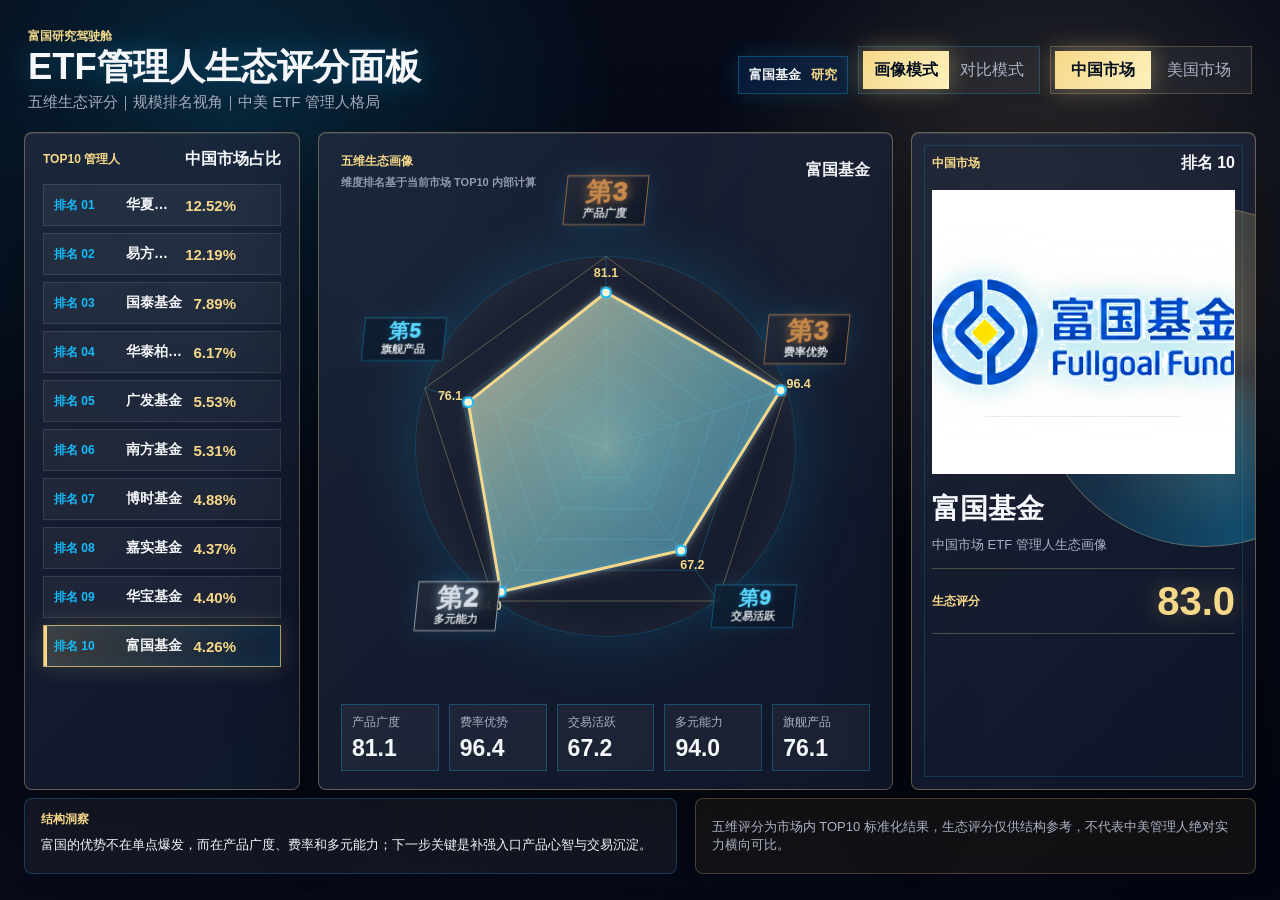
<file: index.html>
<!DOCTYPE html>
<html lang="zh-CN">
<head>
  <meta charset="UTF-8">
  <meta name="viewport" content="width=device-width, initial-scale=1.0">
  <title>ETF管理人生态评分面板</title>
  <link rel="stylesheet" href="style.css">
</head>
<body>
  <main class="dashboard-shell">
    <div class="ambient-grid" aria-hidden="true"></div>
    <div class="scanline" aria-hidden="true"></div>

    <header class="topbar panel-fade">
      <div>
        <p class="eyebrow">富国研究驾驶舱</p>
        <h1>ETF管理人生态评分面板</h1>
        <p class="subtitle">五维生态评分｜规模排名视角｜中美 ETF 管理人格局</p>
      </div>
      <div class="top-actions">
        <div class="brand-mark">富国基金 <span>研究</span></div>
        <div class="mode-switch" role="tablist" aria-label="展示模式切换">
          <button class="mode-btn active" data-mode="profile" type="button">画像模式</button>
          <button class="mode-btn" data-mode="compare" type="button">对比模式</button>
        </div>
        <div class="market-switch" role="tablist" aria-label="市场切换">
          <button class="market-btn active" data-market="china" type="button">中国市场</button>
          <button class="market-btn" data-market="us" type="button">美国市场</button>
        </div>
      </div>
    </header>

    <section class="content-grid">
      <aside class="manager-panel glass panel-fade" aria-label="管理人排名列表">
        <div class="panel-heading">
          <span>TOP10 管理人</span>
          <strong id="marketLabel">中国市场占比</strong>
        </div>
        <div id="managerList" class="manager-list"></div>
      </aside>

      <section class="radar-stage glass panel-fade" aria-label="五维雷达图">
        <div class="section-title">
          <div>
            <span>五维生态画像</span>
            <p class="dimension-rank-note">维度排名基于当前市场 TOP10 内部计算</p>
          </div>
          <strong id="selectedName">富国基金</strong>
        </div>
        <div id="compareLegend" class="compare-legend" hidden></div>
        <div class="radar-wrap">
          <div class="radar-halo" aria-hidden="true"></div>
          <div id="dimensionRankLayer" class="dimension-rank-layer" aria-label="五维指标市场内排名">
            <div class="dimension-rank product-breadth" data-dimension="产品广度"></div>
            <div class="dimension-rank fee-advantage" data-dimension="费率优势"></div>
            <div class="dimension-rank trading-activity" data-dimension="交易活跃"></div>
            <div class="dimension-rank multi-capability" data-dimension="多元能力"></div>
            <div class="dimension-rank flagship-product" data-dimension="旗舰产品"></div>
          </div>
          <svg id="radarChart" class="radar-chart" viewBox="0 0 520 520" role="img" aria-label="五维雷达图">
            <defs>
              <radialGradient id="radarGlow" cx="50%" cy="50%" r="55%">
                <stop offset="0%" stop-color="#f6d889" stop-opacity="0.78"></stop>
                <stop offset="62%" stop-color="#14bdfa" stop-opacity="0.22"></stop>
                <stop offset="100%" stop-color="#14bdfa" stop-opacity="0"></stop>
              </radialGradient>
              <linearGradient id="radarFill" x1="0%" y1="0%" x2="100%" y2="100%">
                <stop offset="0%" stop-color="#f6d889" stop-opacity="0.58"></stop>
                <stop offset="100%" stop-color="#14bdfa" stop-opacity="0.28"></stop>
              </linearGradient>
              <filter id="neonLine">
                <feDropShadow dx="0" dy="0" stdDeviation="3" flood-color="#14bdfa" flood-opacity="0.6"></feDropShadow>
                <feDropShadow dx="0" dy="0" stdDeviation="6" flood-color="#f6d889" flood-opacity="0.25"></feDropShadow>
              </filter>
            </defs>
            <g id="radarGrid"></g>
            <g id="radarLabels"></g>
            <circle cx="260" cy="260" r="80" fill="url(#radarGlow)" opacity="0.32"></circle>
            <g id="radarShape"></g>
          </svg>
        </div>
        <div id="metricReadout" class="metric-readout"></div>
      </section>

      <aside class="brand-card glass panel-fade" aria-label="品牌展示区">
        <div class="orbital-light" aria-hidden="true"></div>
        <div id="profileBrandView" class="profile-brand-view">
          <div class="brand-topline">
            <span id="brandMarket">中国市场</span>
            <strong id="brandRank">排名 10</strong>
          </div>
          <div class="logo-frame">
            <div class="brand-logo-stage">
              <img id="brandLogo" class="brand-logo" alt="" hidden>
              <div id="logoFallback" class="logo-fallback">富国基金</div>
            </div>
          </div>
          <div class="brand-info">
            <p class="brand-name" id="brandName">富国基金</p>
            <p class="brand-sub" id="brandSub">ETF 管理人生态画像</p>
            <div class="score-strip">
              <span>生态评分</span>
              <strong id="ecosystemScore">83.0</strong>
            </div>
          </div>
        </div>
        <div id="compareBrandView" class="compare-brand-view" hidden></div>
      </aside>
    </section>

    <footer class="bottom-bar panel-fade">
      <div class="insight-box">
        <span>结构洞察</span>
        <p id="insightText">富国的优势不在单点爆发，而在产品广度、费率和多元能力；下一步关键是补强入口产品心智与交易沉淀。</p>
      </div>
      <p class="method-note">五维评分为市场内 TOP10 标准化结果，生态评分仅供结构参考，不代表中美管理人绝对实力横向可比。</p>
    </footer>
  </main>

  <script src="app.js"></script>
</body>
</html>
</file>
<file: style.css>
:root {
  --bg: #050814;
  --bg2: #070b1a;
  --gold: #f6d889;
  --deep-gold: #b88a35;
  --blue: #14bdfa;
  --fullgoal-blue: #0b50a2;
  --white: #f5f7fa;
  --muted: #aab3c5;
  --panel: rgba(255, 255, 255, 0.06);
  --panel-strong: rgba(9, 18, 41, 0.72);
  --border: rgba(246, 216, 137, 0.35);
  --blue-border: rgba(20, 189, 250, 0.34);
  --shadow: 0 24px 80px rgba(0, 0, 0, 0.45);
}

* {
  box-sizing: border-box;
}

body {
  min-height: 100vh;
  margin: 0;
  overflow-x: hidden;
  background:
    radial-gradient(circle at 18% 14%, rgba(20, 189, 250, 0.18), transparent 30%),
    radial-gradient(circle at 82% 24%, rgba(246, 216, 137, 0.17), transparent 28%),
    linear-gradient(145deg, var(--bg), var(--bg2) 44%, #030611);
  color: var(--white);
  font-family: Inter, Arial, "Microsoft YaHei", "PingFang SC", "Noto Sans SC", sans-serif;
}

button {
  font: inherit;
}

[hidden] {
  display: none !important;
}

.dashboard-shell {
  position: relative;
  width: min(100vw, 177.78vh);
  height: 100vh;
  min-height: 760px;
  margin: 0 auto;
  padding: 20px 24px;
  isolation: isolate;
}

.ambient-grid {
  position: fixed;
  inset: 0;
  z-index: -3;
  background-image:
    linear-gradient(rgba(20, 189, 250, 0.06) 1px, transparent 1px),
    linear-gradient(90deg, rgba(246, 216, 137, 0.05) 1px, transparent 1px);
  background-size: 44px 44px;
  mask-image: radial-gradient(circle at center, black 0%, transparent 76%);
}

.scanline {
  position: fixed;
  inset: 0;
  z-index: -2;
  background: linear-gradient(180deg, transparent, rgba(20, 189, 250, 0.06), transparent);
  transform: translateY(-100%);
  animation: scan 7s linear infinite;
  pointer-events: none;
}

.glass {
  border: 1px solid var(--border);
  background:
    linear-gradient(135deg, rgba(255, 255, 255, 0.08), rgba(255, 255, 255, 0.03)),
    var(--panel-strong);
  box-shadow: var(--shadow), inset 0 1px 0 rgba(255, 255, 255, 0.11);
  backdrop-filter: blur(18px);
}

.topbar {
  display: flex;
  align-items: center;
  justify-content: space-between;
  gap: 20px;
  min-height: 112px;
  padding: 2px 4px 14px;
}

.eyebrow,
.section-title span,
.dimension-rank-note,
.panel-heading span,
.brand-topline span,
.score-strip span,
.insight-box span {
  margin: 0;
  color: var(--gold);
  font-size: 12px;
  font-weight: 700;
  letter-spacing: 0;
  text-transform: uppercase;
}

h1 {
  margin: 4px 0 8px;
  font-size: clamp(31px, 2.85vw, 44px);
  line-height: 1;
  font-weight: 900;
  white-space: nowrap;
  text-shadow: 0 0 28px rgba(20, 189, 250, 0.34);
}

.subtitle {
  margin: 0;
  color: var(--muted);
  font-size: 15px;
}

.top-actions {
  display: flex;
  align-items: flex-end;
  gap: 10px;
  flex-wrap: nowrap;
  justify-content: flex-end;
}

.brand-mark {
  color: var(--white);
  border: 1px solid rgba(20, 189, 250, 0.28);
  background: rgba(11, 80, 162, 0.24);
  padding: 9px 10px;
  font-size: 13px;
  font-weight: 800;
  box-shadow: 0 0 22px rgba(20, 189, 250, 0.16);
}

.brand-mark span {
  color: var(--gold);
  margin-left: 6px;
}

.market-switch,
.mode-switch {
  display: flex;
  padding: 4px;
  border: 1px solid rgba(246, 216, 137, 0.24);
  background: rgba(255, 255, 255, 0.05);
}

.mode-switch {
  border-color: rgba(20, 189, 250, 0.24);
}

.market-btn,
.mode-btn {
  min-width: 96px;
  min-height: 38px;
  border: 0;
  color: var(--muted);
  background: transparent;
  cursor: pointer;
  transition: 180ms ease;
}

.mode-btn {
  min-width: 86px;
}

.market-btn.active,
.mode-btn.active {
  color: #06101e;
  background: linear-gradient(135deg, var(--gold), #fff3bf);
  box-shadow: 0 0 24px rgba(246, 216, 137, 0.38);
  font-weight: 800;
}

.content-grid {
  display: grid;
  grid-template-columns: minmax(245px, 0.72fr) minmax(460px, 1.5fr) minmax(300px, 0.9fr);
  gap: 18px;
  height: calc(100vh - 242px);
  min-height: 530px;
}

.manager-panel,
.radar-stage,
.brand-card {
  position: relative;
  overflow: hidden;
  border-radius: 8px;
}

.manager-panel {
  padding: 16px 18px;
}

.panel-heading,
.section-title,
.brand-topline {
  display: flex;
  justify-content: space-between;
  align-items: center;
  gap: 12px;
}

.dimension-rank-note {
  margin: 5px 0 0;
  color: rgba(170, 179, 197, 0.84);
  font-size: 11px;
  font-weight: 600;
  text-transform: none;
}

.compare-legend {
  position: relative;
  z-index: 3;
  display: flex;
  justify-content: flex-end;
  gap: 10px;
  margin-top: 8px;
}

.legend-item {
  display: inline-flex;
  align-items: center;
  gap: 7px;
  max-width: 220px;
  min-height: 28px;
  border: 1px solid rgba(255, 255, 255, 0.12);
  background: rgba(6, 12, 28, 0.72);
  padding: 5px 9px;
  color: var(--white);
  font-size: 12px;
  font-weight: 800;
  overflow: hidden;
  text-overflow: ellipsis;
  white-space: nowrap;
}

.legend-item i {
  display: inline-block;
  width: 20px;
  height: 3px;
  box-shadow: 0 0 12px currentColor;
}

.legend-a {
  color: var(--gold);
  border-color: rgba(246, 216, 137, 0.38);
}

.legend-b {
  color: var(--blue);
  border-color: rgba(20, 189, 250, 0.38);
}

.panel-heading strong,
.section-title strong,
.brand-topline strong {
  color: var(--white);
  font-size: 16px;
}

.manager-list {
  display: grid;
  gap: 7px;
  margin-top: 14px;
}

.manager-item {
  position: relative;
  display: grid;
  grid-template-columns: 62px minmax(0, 1fr) auto 24px;
  align-items: center;
  gap: 10px;
  width: 100%;
  min-height: 42px;
  border: 1px solid rgba(255, 255, 255, 0.1);
  background: rgba(255, 255, 255, 0.045);
  color: var(--white);
  padding: 8px 10px;
  cursor: pointer;
  text-align: left;
  transition: transform 180ms ease, border-color 180ms ease, background 180ms ease, box-shadow 180ms ease;
}

.manager-item::before {
  content: "";
  position: absolute;
  inset: 0;
  border-left: 3px solid transparent;
  pointer-events: none;
}

.manager-item:hover {
  transform: translateX(3px);
  border-color: rgba(20, 189, 250, 0.45);
  background: rgba(20, 189, 250, 0.08);
}

.manager-item.active {
  border-color: rgba(246, 216, 137, 0.7);
  background: linear-gradient(90deg, rgba(246, 216, 137, 0.18), rgba(20, 189, 250, 0.08));
  box-shadow: 0 0 24px rgba(246, 216, 137, 0.18), inset 0 0 18px rgba(20, 189, 250, 0.09);
}

.manager-item.active::before {
  border-left-color: var(--gold);
}

.manager-item.compare-a-active {
  border-color: rgba(246, 216, 137, 0.72);
  background: linear-gradient(90deg, rgba(246, 216, 137, 0.16), rgba(255, 255, 255, 0.04));
  box-shadow: 0 0 20px rgba(246, 216, 137, 0.16);
}

.manager-item.compare-b-active {
  border-color: rgba(20, 189, 250, 0.66);
  background: linear-gradient(90deg, rgba(20, 189, 250, 0.16), rgba(255, 255, 255, 0.04));
  box-shadow: 0 0 20px rgba(20, 189, 250, 0.16);
}

.manager-item.compare-a-active::before {
  border-left-color: var(--gold);
}

.manager-item.compare-b-active::before {
  border-left-color: var(--blue);
}

.rank {
  color: var(--blue);
  font-size: 12px;
  font-weight: 800;
}

.manager-title {
  min-width: 0;
  overflow: hidden;
  color: var(--white);
  font-size: 14px;
  font-weight: 750;
  text-overflow: ellipsis;
  white-space: nowrap;
}

.manager-score {
  color: var(--gold);
  font-size: 15px;
  font-weight: 850;
}

.compare-slot {
  display: grid;
  place-items: center;
  width: 24px;
  aspect-ratio: 1;
  border: 1px solid currentColor;
  font-size: 13px;
  font-weight: 950;
  line-height: 1;
}

.compare-slot.slot-a {
  color: var(--gold);
  box-shadow: 0 0 14px rgba(246, 216, 137, 0.32);
}

.compare-slot.slot-b {
  color: var(--blue);
  box-shadow: 0 0 14px rgba(20, 189, 250, 0.32);
}

.radar-stage {
  display: grid;
  grid-template-rows: auto auto minmax(300px, 1fr) auto;
  padding: 18px 22px;
}

.radar-stage .section-title {
  grid-row: 1;
}

.compare-legend {
  grid-row: 2;
}

.radar-wrap {
  grid-row: 3;
  position: relative;
  display: grid;
  place-items: center;
  min-height: 330px;
}

.dimension-rank-layer {
  position: absolute;
  inset: 0;
  z-index: 2;
  pointer-events: none;
}

.dimension-rank {
  position: absolute;
  display: grid;
  gap: 2px;
  min-width: 82px;
  padding: 4px 8px 5px;
  border: 1px solid rgba(255, 255, 255, 0.13);
  background:
    linear-gradient(135deg, rgba(255, 255, 255, 0.11), rgba(255, 255, 255, 0.026)),
    rgba(6, 12, 28, 0.78);
  box-shadow: inset 0 1px 0 rgba(255, 255, 255, 0.14), 0 0 24px rgba(20, 189, 250, 0.16);
  transform: translate(-50%, -50%) skew(-6deg);
  text-align: center;
  backdrop-filter: blur(10px);
}

.dimension-rank strong {
  display: block;
  font-size: 22px;
  line-height: 0.95;
  font-weight: 950;
  letter-spacing: 0.04em;
  text-transform: uppercase;
}

.dimension-rank span {
  display: block;
  color: rgba(245, 247, 250, 0.9);
  font-size: 11px;
  line-height: 1.1;
  font-weight: 750;
  white-space: nowrap;
}

.dimension-rank.product-breadth {
  top: 2%;
  left: 50%;
}

.dimension-rank.fee-advantage {
  top: 29%;
  left: 88%;
}

.dimension-rank.trading-activity {
  top: 81%;
  left: 78%;
}

.dimension-rank.multi-capability {
  top: 81%;
  left: 22%;
}

.dimension-rank.flagship-product {
  top: 29%;
  left: 12%;
}

.rank-badge.rank-best {
  border-color: rgba(255, 215, 106, 0.72);
  background:
    linear-gradient(135deg, rgba(255, 215, 106, 0.2), rgba(246, 216, 137, 0.05)),
    rgba(8, 12, 25, 0.64);
}

.rank-badge.rank-best strong {
  color: #ffd76a;
  font-size: 30px;
  text-shadow: 0 0 12px rgba(255, 215, 106, 0.84), 0 0 30px rgba(246, 216, 137, 0.5);
}

.rank-badge.rank-second {
  border-color: rgba(215, 222, 232, 0.62);
}

.rank-badge.rank-second strong {
  color: #d7dee8;
  font-size: 26px;
  text-shadow: 0 0 10px rgba(215, 222, 232, 0.68), 0 0 24px rgba(91, 215, 255, 0.24);
}

.rank-badge.rank-third {
  border-color: rgba(200, 137, 75, 0.66);
}

.rank-badge.rank-third strong {
  color: #c8894b;
  font-size: 26px;
  text-shadow: 0 0 10px rgba(200, 137, 75, 0.66), 0 0 22px rgba(246, 216, 137, 0.18);
}

.rank-badge.rank-normal {
  border-color: rgba(20, 189, 250, 0.34);
  background:
    linear-gradient(135deg, rgba(20, 189, 250, 0.06), rgba(255, 255, 255, 0.018)),
    rgba(6, 12, 28, 0.62);
  box-shadow: inset 0 1px 0 rgba(255, 255, 255, 0.08), 0 0 14px rgba(20, 189, 250, 0.1);
}

.rank-badge.rank-normal strong {
  color: #5bd7ff;
  font-size: 20px;
  text-shadow: 0 0 7px rgba(20, 189, 250, 0.34);
}

.compare-rank-badge {
  min-width: 94px;
  padding: 5px 8px 6px;
  border-color: rgba(20, 189, 250, 0.28);
  background:
    linear-gradient(135deg, rgba(246, 216, 137, 0.08), rgba(20, 189, 250, 0.08)),
    rgba(6, 12, 28, 0.7);
}

.compare-rank-badge .compare-rank-line {
  display: block;
  font-size: 15px;
  line-height: 1.05;
  font-weight: 950;
  letter-spacing: 0.04em;
  text-transform: uppercase;
  white-space: nowrap;
}

.compare-rank-badge .rank-line-a {
  color: var(--gold);
  text-shadow: 0 0 9px rgba(246, 216, 137, 0.34);
}

.compare-rank-badge .rank-line-b {
  color: var(--blue);
  text-shadow: 0 0 9px rgba(20, 189, 250, 0.36);
}

.compare-rank-badge .is-best {
  font-size: 17px;
  text-shadow: 0 0 12px currentColor, 0 0 22px currentColor;
}

.compare-rank-badge small {
  display: block;
  margin-top: 3px;
  color: rgba(245, 247, 250, 0.86);
  font-size: 10px;
  line-height: 1.1;
  font-weight: 750;
  white-space: nowrap;
}

.radar-halo {
  position: absolute;
  width: min(72%, 480px);
  aspect-ratio: 1;
  border: 1px solid rgba(20, 189, 250, 0.22);
  border-radius: 50%;
  background: radial-gradient(circle, rgba(246, 216, 137, 0.1), transparent 66%);
  box-shadow: 0 0 70px rgba(20, 189, 250, 0.18), inset 0 0 60px rgba(246, 216, 137, 0.08);
  animation: orbit 12s linear infinite;
}

.radar-chart {
  position: relative;
  z-index: 1;
  width: min(100%, 500px);
  height: auto;
  overflow: visible;
}

.radar-axis,
.radar-ring {
  stroke: rgba(20, 189, 250, 0.28);
  stroke-width: 1;
  fill: none;
}

.radar-ring.major {
  stroke: rgba(246, 216, 137, 0.33);
}

.radar-label {
  fill: var(--muted);
  font-size: 14px;
  font-weight: 700;
}

.radar-value-label {
  fill: var(--gold);
  font-size: 13px;
  font-weight: 800;
}

.radar-polygon {
  fill: url(#radarFill);
  stroke: var(--gold);
  stroke-width: 3;
  filter: url(#neonLine);
  transition: 420ms ease;
}

.compare-radar-polygon.compare-a {
  fill: rgba(246, 216, 137, 0.24);
  stroke: var(--gold);
  stroke-width: 3;
  filter: drop-shadow(0 0 7px rgba(246, 216, 137, 0.48));
}

.compare-radar-polygon.compare-b {
  fill: rgba(20, 189, 250, 0.2);
  stroke: var(--blue);
  stroke-width: 3;
  filter: drop-shadow(0 0 7px rgba(20, 189, 250, 0.5));
}

.radar-point {
  fill: #fff6d6;
  stroke: var(--blue);
  stroke-width: 2;
  filter: url(#neonLine);
}

.compare-radar-point.compare-point-a {
  fill: #fff6d6;
  stroke: var(--gold);
  filter: drop-shadow(0 0 8px rgba(246, 216, 137, 0.56));
}

.compare-radar-point.compare-point-b {
  fill: #d9f5ff;
  stroke: var(--blue);
  filter: drop-shadow(0 0 8px rgba(20, 189, 250, 0.56));
}

.metric-readout {
  grid-row: 4;
  display: grid;
  grid-template-columns: repeat(5, minmax(84px, 1fr));
  gap: 10px;
}

.metric-chip {
  min-height: 62px;
  border: 1px solid rgba(20, 189, 250, 0.28);
  background: rgba(255, 255, 255, 0.045);
  padding: 10px;
}

.metric-chip span {
  display: block;
  color: var(--muted);
  font-size: 12px;
  line-height: 1.2;
}

.metric-chip strong {
  display: block;
  margin-top: 8px;
  color: var(--white);
  font-size: 23px;
  line-height: 1;
}

.compare-metric-chip {
  min-height: 70px;
  padding: 9px 10px;
}

.compare-metric-chip strong {
  margin-top: 7px;
  font-size: 15px;
  line-height: 1.15;
  white-space: nowrap;
}

.compare-metric-chip .metric-a {
  color: var(--gold);
  font-weight: 950;
}

.compare-metric-chip .metric-b {
  color: var(--blue);
  font-weight: 950;
}

.compare-metric-chip i {
  color: rgba(170, 179, 197, 0.6);
  font-style: normal;
  margin: 0 4px;
}

.compare-metric-chip em {
  display: block;
  margin-top: 7px;
  font-size: 13px;
  font-style: normal;
  font-weight: 900;
  letter-spacing: 0.02em;
}

.compare-metric-chip .diff-a {
  color: var(--gold);
  text-shadow: 0 0 10px rgba(246, 216, 137, 0.28);
}

.compare-metric-chip .diff-b {
  color: var(--blue);
  text-shadow: 0 0 10px rgba(20, 189, 250, 0.3);
}

.compare-metric-chip .diff-even {
  color: var(--muted);
}

.brand-card {
  display: grid;
  grid-template-rows: auto minmax(220px, 1fr) auto;
  padding: 20px;
}

.brand-card::before {
  content: "";
  position: absolute;
  inset: 12px;
  border: 1px solid rgba(20, 189, 250, 0.18);
  pointer-events: none;
}

.profile-brand-view,
.compare-brand-view {
  position: relative;
  z-index: 2;
  height: 100%;
}

.profile-brand-view {
  display: grid;
  grid-template-rows: auto minmax(220px, 1fr) auto;
}

.profile-brand-view[hidden],
.compare-brand-view[hidden] {
  display: none !important;
}

.compare-brand-view {
  display: grid;
  grid-template-rows: auto minmax(220px, 1fr) auto;
  gap: 14px;
}

.compare-topline strong {
  color: var(--gold);
  text-shadow: 0 0 14px rgba(246, 216, 137, 0.32);
}

.vs-arena {
  position: relative;
  display: grid;
  grid-template-columns: minmax(0, 1fr) 54px minmax(0, 1fr);
  align-items: center;
  gap: 12px;
  min-height: 238px;
  border: 1px solid rgba(246, 216, 137, 0.22);
  background:
    radial-gradient(circle at 28% 42%, rgba(246, 216, 137, 0.12), transparent 40%),
    radial-gradient(circle at 72% 42%, rgba(20, 189, 250, 0.16), transparent 42%),
    rgba(255, 255, 255, 0.035);
  overflow: hidden;
}

.vs-arena::before {
  content: "";
  position: absolute;
  inset: -40%;
  background: linear-gradient(110deg, transparent 44%, rgba(255, 255, 255, 0.1), transparent 58%);
  animation: sheen 9s ease-in-out infinite;
  pointer-events: none;
}

.compare-logo-card {
  position: relative;
  z-index: 1;
  display: grid;
  place-items: center;
  min-height: 148px;
  margin: 12px 0;
  padding: 12px;
  background: #ffffff;
  overflow: hidden;
}

.compare-logo-card::before {
  content: "";
  position: absolute;
  inset: -32%;
  opacity: 0.5;
  pointer-events: none;
}

.compare-logo-card.slot-a {
  border: 1px solid rgba(246, 216, 137, 0.42);
  box-shadow: inset 0 0 28px rgba(246, 216, 137, 0.08), 0 0 22px rgba(246, 216, 137, 0.13);
}

.compare-logo-card.slot-a::before {
  background: transparent;
}

.compare-logo-card.slot-b {
  border: 1px solid rgba(20, 189, 250, 0.45);
  box-shadow: inset 0 0 28px rgba(20, 189, 250, 0.09), 0 0 22px rgba(20, 189, 250, 0.14);
}

.compare-logo-card.slot-b::before {
  background: transparent;
}

.compare-logo.brand-logo {
  position: relative;
  z-index: 1;
  max-width: 96%;
  max-height: 96px;
  animation: none;
  transform: none;
  filter:
    brightness(1.12)
    contrast(1.08)
    saturate(1.08)
    drop-shadow(0 0 10px rgba(20, 189, 250, 0.3));
}

.compare-logo.brand-logo-wide {
  max-width: 104%;
  max-height: 82px;
}

.compare-logo-fallback {
  position: relative;
  z-index: 1;
  color: var(--white);
  font-size: 21px;
  font-weight: 950;
  text-align: center;
  text-shadow: 0 0 14px rgba(20, 189, 250, 0.36);
}

.vs-mark {
  position: relative;
  z-index: 2;
  color: var(--gold);
  font-size: 28px;
  line-height: 1;
  font-weight: 950;
  text-align: center;
  text-shadow: 0 0 18px rgba(246, 216, 137, 0.54), 0 0 24px rgba(20, 189, 250, 0.32);
}

.compare-profile-lines {
  display: grid;
  gap: 10px;
}

.compare-profile-line {
  border: 1px solid rgba(255, 255, 255, 0.11);
  background: rgba(255, 255, 255, 0.04);
  padding: 10px 12px;
}

.compare-profile-line strong {
  display: flex;
  align-items: center;
  gap: 8px;
  color: var(--white);
  font-size: 16px;
}

.compare-profile-line strong span {
  display: grid;
  place-items: center;
  width: 24px;
  aspect-ratio: 1;
  border: 1px solid currentColor;
  font-size: 13px;
  line-height: 1;
}

.compare-profile-line p {
  margin: 7px 0 0;
  color: var(--muted);
  font-size: 12px;
  line-height: 1.35;
}

.compare-profile-line.slot-a strong span,
.compare-profile-line.slot-a strong {
  color: var(--gold);
}

.compare-profile-line.slot-b strong span,
.compare-profile-line.slot-b strong {
  color: var(--blue);
}

.muted-line {
  opacity: 0.72;
}

.orbital-light {
  position: absolute;
  z-index: 0;
  top: 74px;
  right: -120px;
  width: 340px;
  aspect-ratio: 1;
  border-radius: 50%;
  border: 1px solid rgba(246, 216, 137, 0.28);
  background:
    radial-gradient(circle, rgba(246, 216, 137, 0.22), transparent 64%),
    conic-gradient(from 80deg, transparent, rgba(20, 189, 250, 0.3), transparent, rgba(246, 216, 137, 0.24), transparent);
  filter: blur(0.2px);
  animation: orbit 15s linear infinite;
}

.logo-frame {
  position: relative;
  z-index: 1;
  display: grid;
  place-items: center;
  min-height: 284px;
  margin: 16px 0;
  border: 1px solid #ffffff;
  background: #ffffff;
  overflow: hidden;
}

.logo-frame.logo-loaded {
  background: #ffffff;
}

.brand-logo-stage {
  position: relative;
  z-index: 1;
  display: flex;
  align-items: center;
  justify-content: center;
  width: 96%;
  min-height: 212px;
  padding: 0;
  border: 0;
  background: transparent;
  box-shadow: none;
  backdrop-filter: none;
}

.brand-logo-stage::before {
  content: "";
  position: absolute;
  inset: -18%;
  background: transparent;
  opacity: 0;
  pointer-events: none;
}

.brand-logo-stage::after {
  content: "";
  position: absolute;
  left: 16%;
  right: 16%;
  bottom: 10%;
  height: 1px;
  background: rgba(0, 0, 0, 0.08);
  box-shadow: none;
}

.logo-frame::after {
  content: "";
  position: absolute;
  inset: -45%;
  background: transparent;
  transform: translateX(-38%);
  animation: sheen 8s ease-in-out infinite;
}

.brand-logo {
  position: relative;
  z-index: 2;
  width: auto;
  height: auto;
  max-width: 104%;
  max-height: 196px;
  object-fit: contain;
  filter:
    brightness(1.16)
    contrast(1.1)
    saturate(1.12)
    drop-shadow(0 0 12px rgba(20, 189, 250, 0.4))
    drop-shadow(0 0 24px rgba(246, 216, 137, 0.18));
  animation: logoIn 360ms ease both;
}

.brand-logo-cn {
  max-width: 104%;
  max-height: 208px;
}

.brand-logo-us {
  max-width: 100%;
  max-height: 194px;
}

.brand-logo-wide {
  max-width: 106%;
  max-height: 164px;
}

.logo-fallback {
  position: relative;
  z-index: 1;
  max-width: 88%;
  color: var(--white);
  font-size: clamp(36px, 4.7vw, 68px);
  line-height: 1.06;
  font-weight: 950;
  text-align: center;
  text-shadow: 0 0 16px rgba(20, 189, 250, 0.52), 0 0 34px rgba(246, 216, 137, 0.24);
}

.brand-info {
  position: relative;
  z-index: 2;
}

.brand-name {
  margin: 0;
  font-size: 28px;
  font-weight: 900;
}

.brand-sub {
  margin: 8px 0 14px;
  color: var(--muted);
  font-size: 13px;
}

.score-strip {
  display: flex;
  align-items: center;
  justify-content: space-between;
  gap: 14px;
  border-top: 1px solid rgba(246, 216, 137, 0.26);
  border-bottom: 1px solid rgba(246, 216, 137, 0.26);
  padding: 12px 0;
}

.score-strip strong {
  color: var(--gold);
  font-size: 40px;
  line-height: 1;
  text-shadow: 0 0 22px rgba(246, 216, 137, 0.32);
}

.bottom-bar {
  display: grid;
  grid-template-columns: minmax(360px, 1fr) minmax(360px, 0.86fr);
  gap: 18px;
  margin-top: 8px;
}

.insight-box {
  border: 1px solid rgba(20, 189, 250, 0.24);
  border-radius: 8px;
  background: rgba(255, 255, 255, 0.055);
  padding: 10px 16px;
}

.insight-box p,
.method-note {
  margin: 8px 0 0;
  color: var(--white);
  font-size: 13px;
  line-height: 1.38;
}

.method-note {
  display: flex;
  align-items: center;
  min-height: 76px;
  margin: 0;
  border: 1px solid rgba(246, 216, 137, 0.24);
  border-radius: 8px;
  background: rgba(184, 138, 53, 0.08);
  padding: 10px 16px;
  color: var(--muted);
}

.panel-fade {
  animation: fadeUp 620ms ease both;
}

.radar-stage.panel-fade {
  animation-delay: 70ms;
}

.brand-card.panel-fade {
  animation-delay: 120ms;
}

.bottom-bar.panel-fade {
  animation-delay: 170ms;
}

.switching .radar-polygon,
.switching .radar-point,
.switching .dimension-rank {
  animation: pulseShape 430ms ease;
}

@keyframes fadeUp {
  from {
    opacity: 0;
    transform: translateY(14px);
  }
  to {
    opacity: 1;
    transform: translateY(0);
  }
}

@keyframes scan {
  0% {
    transform: translateY(-100%);
  }
  100% {
    transform: translateY(100%);
  }
}

@keyframes orbit {
  to {
    transform: rotate(360deg);
  }
}

@keyframes sheen {
  0%, 55% {
    transform: translateX(-44%) rotate(10deg);
  }
  72%, 100% {
    transform: translateX(42%) rotate(10deg);
  }
}

@keyframes pulseShape {
  0% {
    opacity: 0.35;
    transform: scale(0.96);
    transform-origin: 260px 260px;
  }
  100% {
    opacity: 1;
    transform: scale(1);
    transform-origin: 260px 260px;
  }
}

@keyframes logoIn {
  from {
    opacity: 0;
    transform: translateY(8px) scale(1.02);
  }
  to {
    opacity: 1;
    transform: translateY(0) scale(1.08);
  }
}

@media (max-width: 1180px) {
  .dashboard-shell {
    width: 100%;
    height: auto;
    min-height: 100vh;
  }

  h1 {
    white-space: normal;
  }

  .content-grid {
    grid-template-columns: 1fr;
    height: auto;
  }

  .manager-list {
    grid-template-columns: repeat(2, minmax(0, 1fr));
  }

  .brand-card {
    min-height: 520px;
  }

  .bottom-bar {
    grid-template-columns: 1fr;
  }
}

@media (max-width: 760px) {
  .dashboard-shell {
    padding: 16px;
  }

  .topbar,
  .top-actions {
    align-items: flex-start;
    flex-direction: column;
  }

  .market-switch,
  .mode-switch,
  .mode-btn,
  .market-btn {
    width: 100%;
  }

  .manager-list,
  .metric-readout {
    grid-template-columns: 1fr;
  }

  .dimension-rank {
    transform: translate(-50%, -50%) scale(0.88) skew(-6deg);
  }

  .content-grid {
    min-height: auto;
  }

  .radar-stage {
    padding: 16px;
  }
}
</file>
